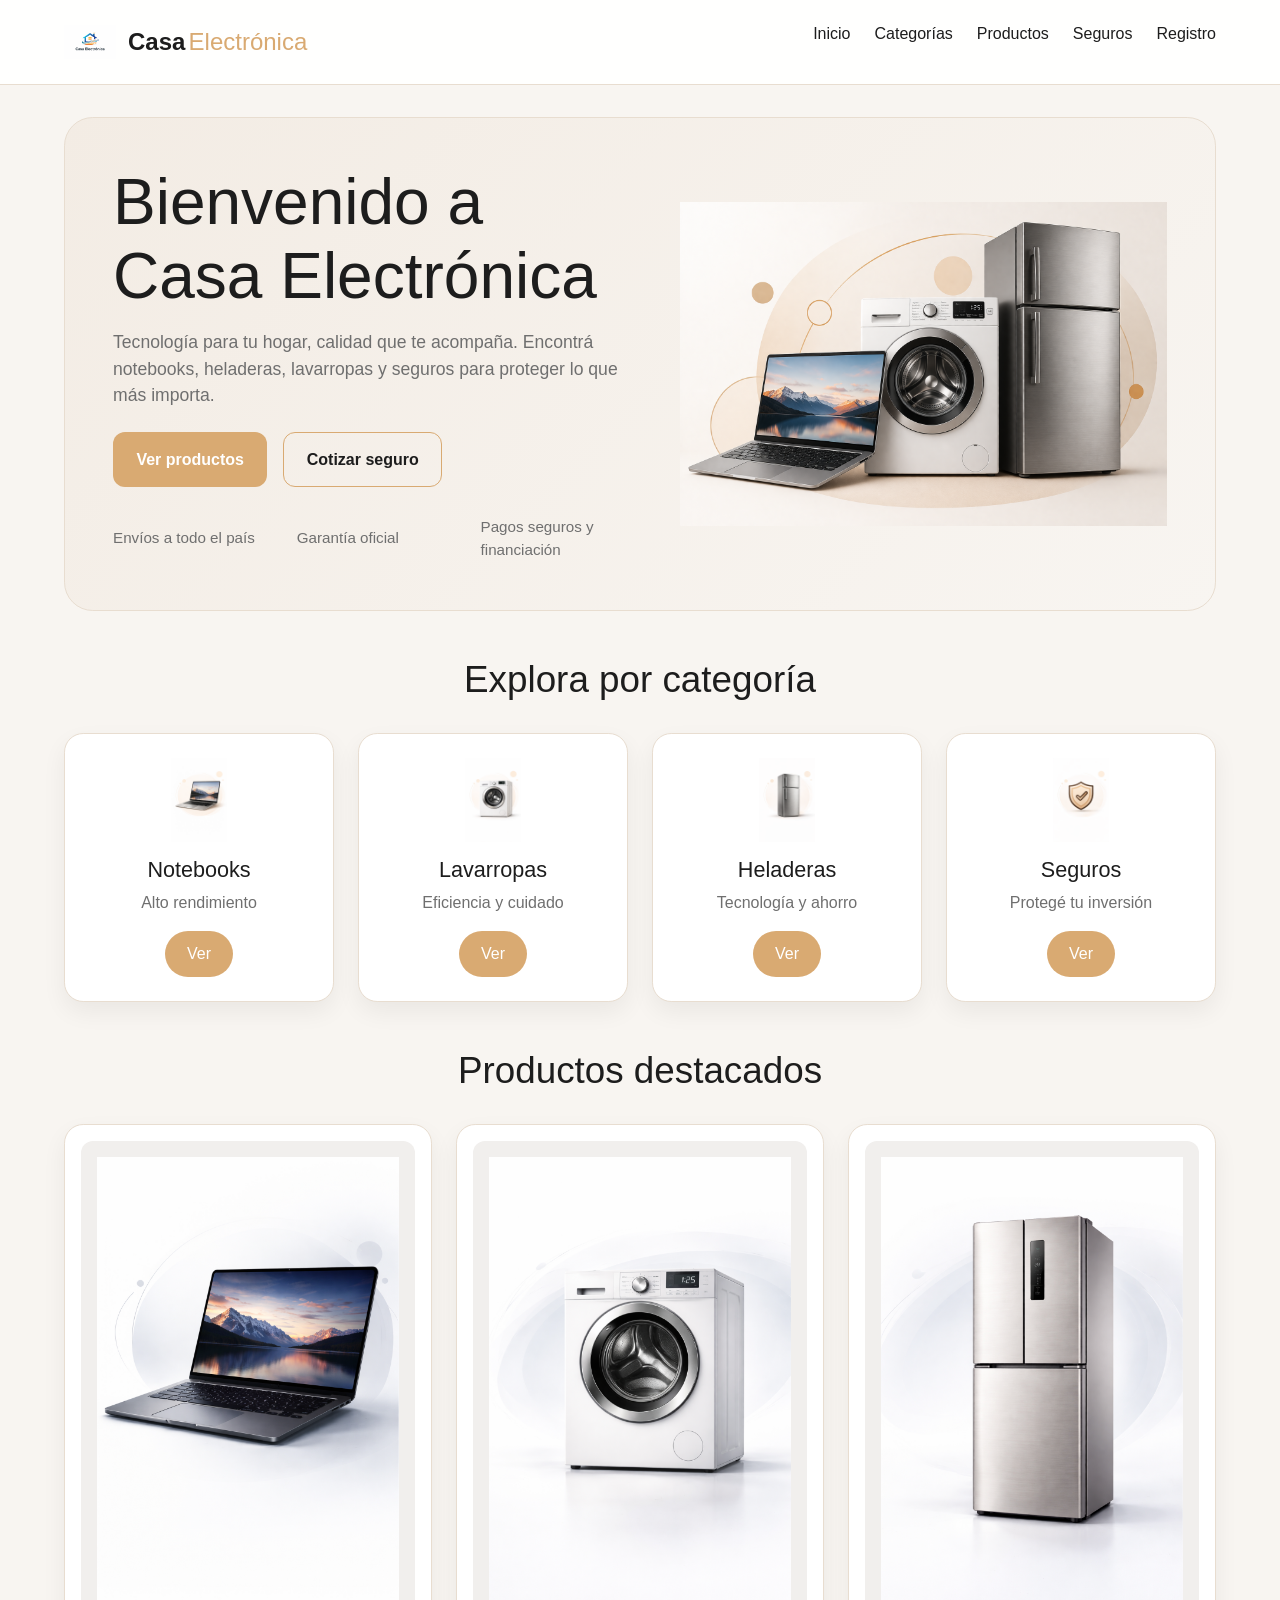
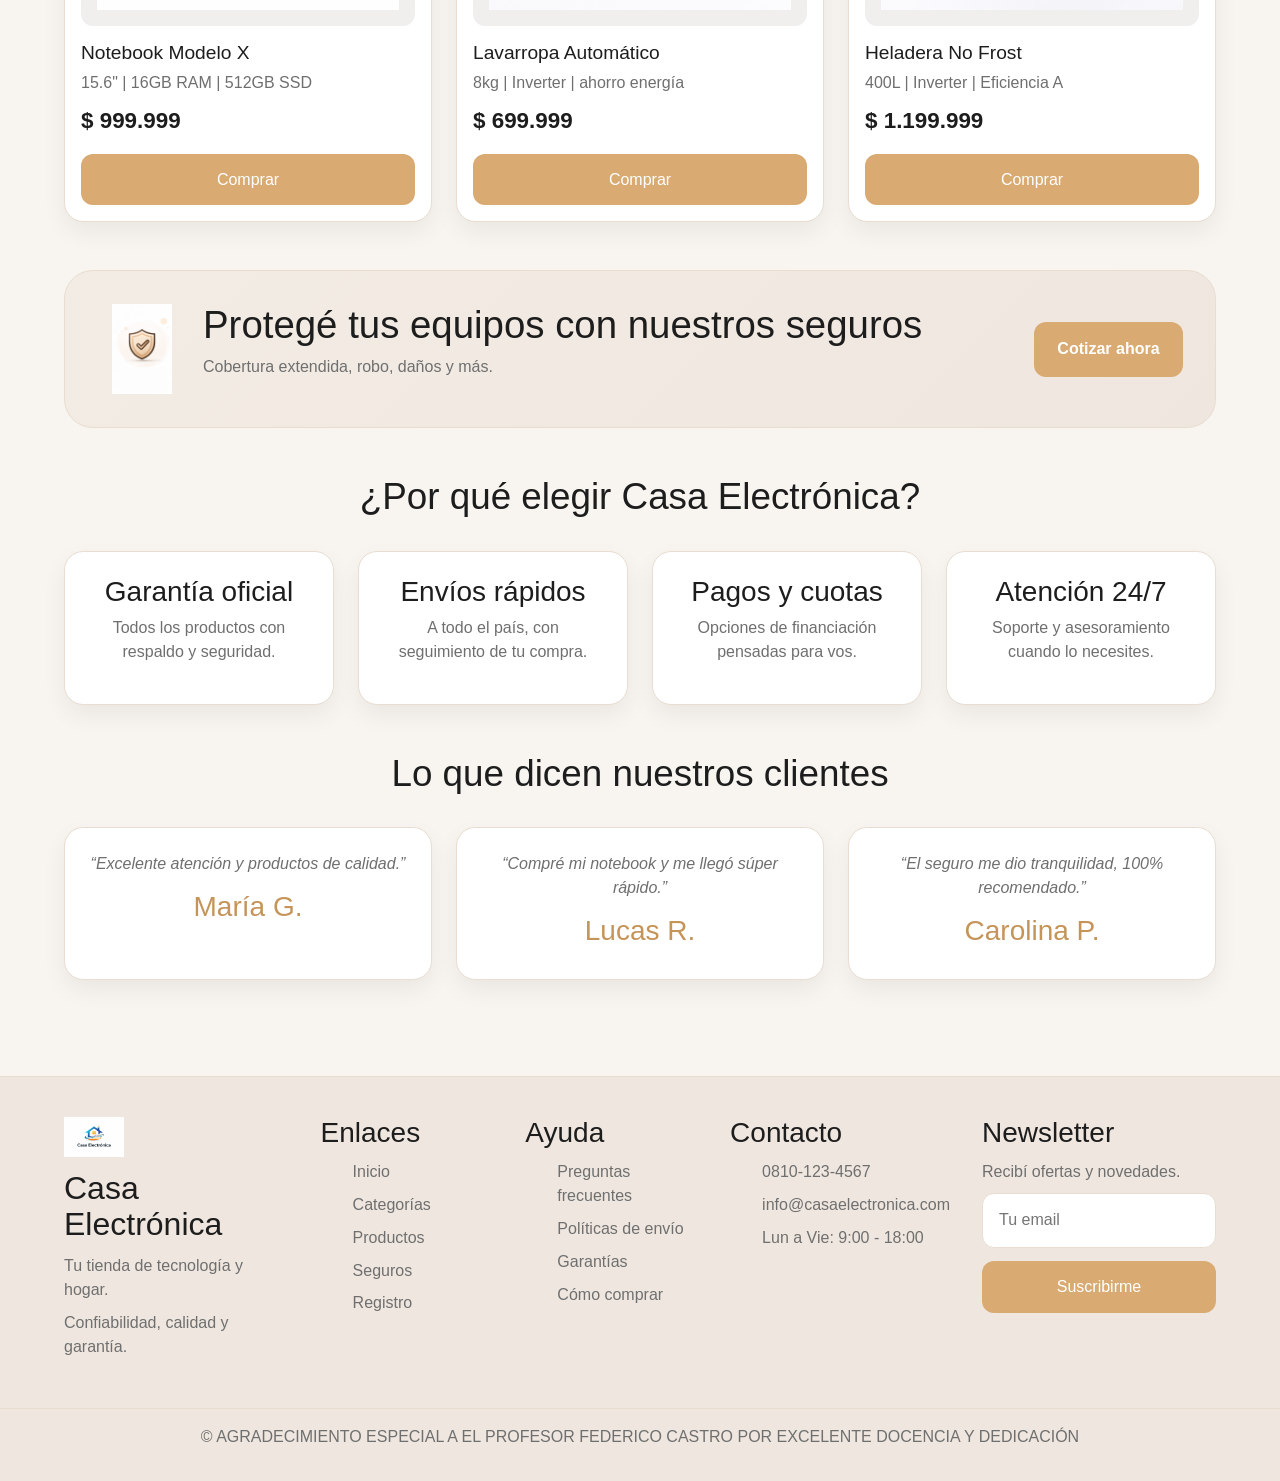
<file: index.html>
<!DOCTYPE html>
<html lang="es">
<head>
  <meta charset="UTF-8" />
  <meta name="viewport" content="width=device-width, initial-scale=1.0" />
  <meta name="description" content="Casa Electrónica: tecnología para tu hogar, electrodomésticos, notebooks y seguros." />
  <title>Casa Electrónica | Inicio</title>
  <link rel="icon" href="./imagenes/favicon.png" type="image/png" />
  <link href="https://cdn.jsdelivr.net/npm/bootstrap@5.3.3/dist/css/bootstrap.min.css" rel="stylesheet" />
  <link rel="stylesheet" href="./styles.css" />
</head>
<body>

  <header class="site-header">
    <div class="site-header__container">
      <a href="./index.html" class="site-header__brand">
        <img src="./imagenes/logocasaelectro.png" alt="Logo de Casa Electrónica" class="site-header__logo" />
        <div class="site-header__brand-text">
          <span class="site-header__title">Casa</span>
          <span class="site-header__title site-header__title--accent">Electrónica</span>
        </div>
      </a>

      <nav class="site-header__nav" aria-label="Menú principal">
        <ul class="site-header__menu">
          <li><a href="./index.html" class="site-header__link">Inicio</a></li>
          <li><a href="./pages/categorias.html" class="site-header__link">Categorías</a></li>
          <li><a href="./pages/productos.html" class="site-header__link">Productos</a></li>
          <li><a href="./pages/seguros.html" class="site-header__link">Seguros</a></li>
          <li><a href="./pages/registro.html" class="site-header__link">Registro</a></li>
        </ul>
      </nav>
    </div>
  </header>

  <main class="page-main">
    <section class="hero">
      <div class="hero__container">
        <div class="hero__content">
          <h1>Bienvenido a Casa Electrónica</h1>
          <p>Tecnología para tu hogar, calidad que te acompaña. Encontrá notebooks, heladeras, lavarropas y seguros para proteger lo que más importa.</p>

          <div class="hero__actions">
            <a href="./pages/productos.html" class="btn-primary-custom">Ver productos</a>
            <a href="./pages/seguros.html" class="btn-secondary-custom">Cotizar seguro</a>
          </div>

          <div class="hero__benefits">
            <div class="hero__benefit">Envíos a todo el país</div>
            <div class="hero__benefit">Garantía oficial</div>
            <div class="hero__benefit">Pagos seguros y financiación</div>
          </div>
        </div>

        <div class="hero__image">
          <img src="./imagenes/heroimagen.png" alt="Electrodomésticos y notebook destacados" />
        </div>
      </div>
    </section>

    <section class="home-section">
      <div class="home-section__title">
        <h2>Explora por categoría</h2>
      </div>

      <div class="categories__grid">
        <article class="category-card">
          <img src="./imagenes/notebookcategoria.png" alt="Ícono de notebooks" />
          <h3>Notebooks</h3>
          <p>Alto rendimiento</p>
          <a href="./pages/productos.html">Ver</a>
        </article>

        <article class="category-card">
          <img src="./imagenes/lavarropacategoria.png" alt="Ícono de lavarropas" />
          <h3>Lavarropas</h3>
          <p>Eficiencia y cuidado</p>
          <a href="./pages/productos.html">Ver</a>
        </article>

        <article class="category-card">
          <img src="./imagenes/heladeracategoria.png" alt="Ícono de heladeras" />
          <h3>Heladeras</h3>
          <p>Tecnología y ahorro</p>
          <a href="./pages/productos.html">Ver</a>
        </article>

        <article class="category-card">
          <img src="./imagenes/seguro categoria.png" alt="Ícono de seguros" />
          <h3>Seguros</h3>
          <p>Protegé tu inversión</p>
          <a href="./pages/seguros.html">Ver</a>
        </article>
      </div>
    </section>

    <section class="home-section">
      <div class="home-section__title">
        <h2>Productos destacados</h2>
      </div>

      <div class="products__grid">
        <article class="product-card">
          <div class="product-card__image">
            <img src="./imagenes/notebookx.png" alt="Notebook destacada" />
          </div>
          <h3>Notebook Modelo X</h3>
          <p>15.6" | 16GB RAM | 512GB SSD</p>
          <span>$ 999.999</span>
          <a href="./pages/registro.html">Comprar</a>
        </article>

        <article class="product-card">
          <div class="product-card__image">
            <img src="./imagenes/lavarropaprincipal.png" alt="Lavarropa destacado" />
          </div>
          <h3>Lavarropa Automático</h3>
          <p>8kg | Inverter | ahorro energía</p>
          <span>$ 699.999</span>
          <a href="./pages/registro.html">Comprar</a>
        </article>

        <article class="product-card">
          <div class="product-card__image">
            <img src="./imagenes/heladeraprincipal.png" alt="Heladera destacada" />
          </div>
          <h3>Heladera No Frost</h3>
          <p>400L | Inverter | Eficiencia A</p>
          <span>$ 1.199.999</span>
          <a href="./pages/registro.html">Comprar</a>
        </article>
      </div>
    </section>

    <section class="insurance-banner">
      <div class="insurance-banner__container">
        <div class="insurance-banner__left">
          <img src="./imagenes/seguro categoria.png" alt="Escudo de protección" />
          <div>
            <h2>Protegé tus equipos con nuestros seguros</h2>
            <p>Cobertura extendida, robo, daños y más.</p>
          </div>
        </div>

        <div class="insurance-banner__right">
          <a href="./pages/seguros.html" class="btn-primary-custom">Cotizar ahora</a>
        </div>
      </div>
    </section>

    <section class="info-section">
      <div class="home-section__title">
        <h2>¿Por qué elegir Casa Electrónica?</h2>
      </div>

      <div class="info-grid">
        <article class="info-card">
          <h3>Garantía oficial</h3>
          <p>Todos los productos con respaldo y seguridad.</p>
        </article>

        <article class="info-card">
          <h3>Envíos rápidos</h3>
          <p>A todo el país, con seguimiento de tu compra.</p>
        </article>

        <article class="info-card">
          <h3>Pagos y cuotas</h3>
          <p>Opciones de financiación pensadas para vos.</p>
        </article>

        <article class="info-card">
          <h3>Atención 24/7</h3>
          <p>Soporte y asesoramiento cuando lo necesites.</p>
        </article>
      </div>
    </section>

    <section class="testimonials-section">
      <div class="home-section__title">
        <h2>Lo que dicen nuestros clientes</h2>
      </div>

      <div class="testimonials-grid">
        <article class="testimonial-card">
          <p>“Excelente atención y productos de calidad.”</p>
          <h3>María G.</h3>
        </article>

        <article class="testimonial-card">
          <p>“Compré mi notebook y me llegó súper rápido.”</p>
          <h3>Lucas R.</h3>
        </article>

        <article class="testimonial-card">
          <p>“El seguro me dio tranquilidad, 100% recomendado.”</p>
          <h3>Carolina P.</h3>
        </article>
      </div>
    </section>
  </main>

  <footer class="site-footer">
    <div class="site-footer__container">
      <div class="site-footer__brand">
        <img src="./imagenes/logocasaelectro.png" alt="Logo de Casa Electrónica" />
        <h2>Casa Electrónica</h2>
        <p>Tu tienda de tecnología y hogar.</p>
        <p>Confiabilidad, calidad y garantía.</p>
      </div>

      <div class="site-footer__column">
        <h3>Enlaces</h3>
        <ul>
          <li><a href="./index.html">Inicio</a></li>
          <li><a href="./pages/categorias.html">Categorías</a></li>
          <li><a href="./pages/productos.html">Productos</a></li>
          <li><a href="./pages/seguros.html">Seguros</a></li>
          <li><a href="./pages/registro.html">Registro</a></li>
        </ul>
      </div>

      <div class="site-footer__column">
        <h3>Ayuda</h3>
        <ul>
          <li><a href="#">Preguntas frecuentes</a></li>
          <li><a href="#">Políticas de envío</a></li>
          <li><a href="#">Garantías</a></li>
          <li><a href="#">Cómo comprar</a></li>
        </ul>
      </div>

      <div class="site-footer__column">
        <h3>Contacto</h3>
        <ul>
          <li>0810-123-4567</li>
          <li>info@casaelectronica.com</li>
          <li>Lun a Vie: 9:00 - 18:00</li>
        </ul>
      </div>

      <div class="site-footer__newsletter">
        <h3>Newsletter</h3>
        <p>Recibí ofertas y novedades.</p>
        <form>
          <input type="email" placeholder="Tu email" />
          <button type="submit">Suscribirme</button>
        </form>
      </div>
    </div>

    <div class="site-footer__bottom">
      <p>© AGRADECIMIENTO ESPECIAL A EL PROFESOR FEDERICO CASTRO POR EXCELENTE DOCENCIA Y DEDICACIÓN</p>
    </div>
  </footer>

</body>
</html>
</file>
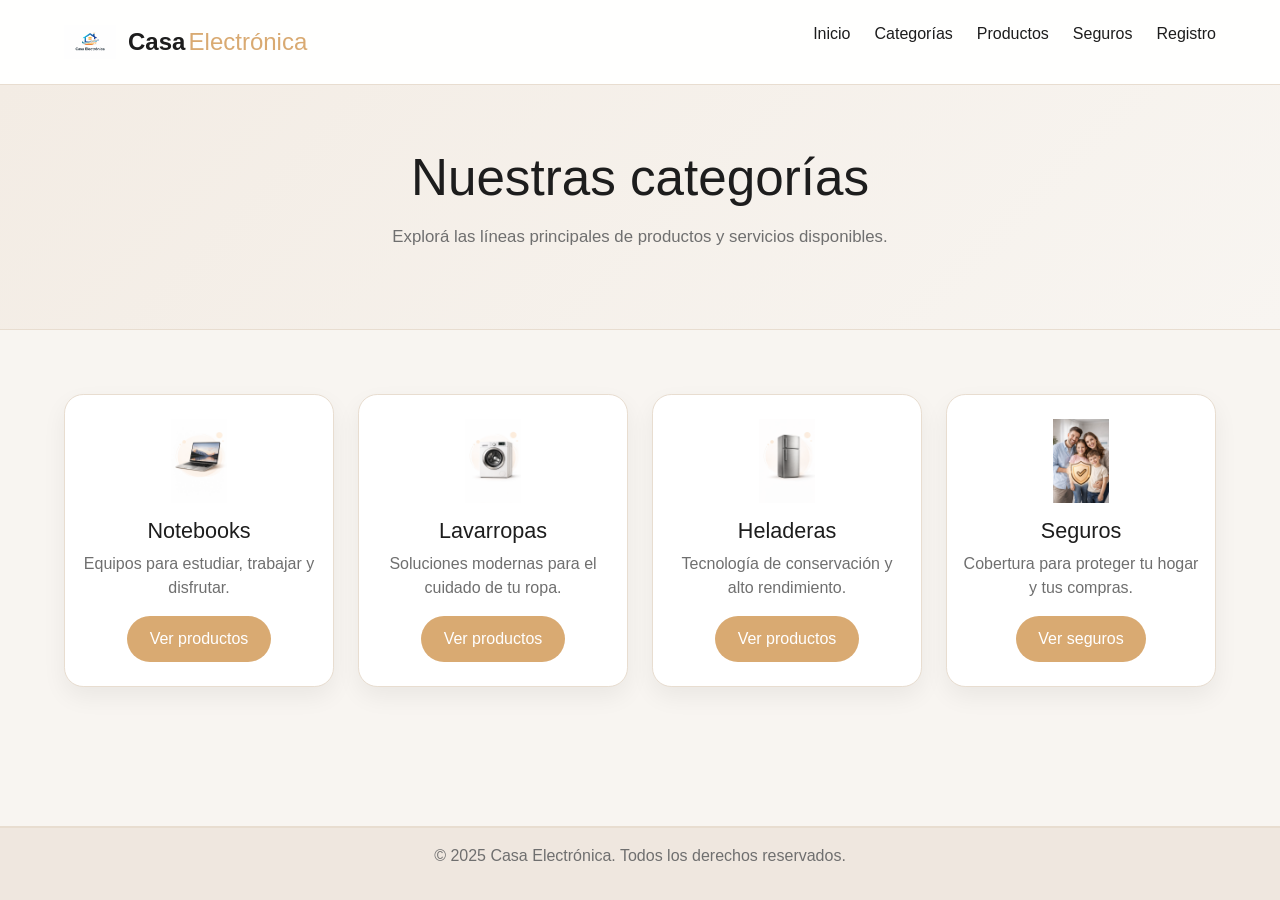
<file: pages/categorias.html>
<!DOCTYPE html>
<html lang="es">
<head>
  <meta charset="UTF-8" />
  <meta name="viewport" content="width=device-width, initial-scale=1.0" />
  <meta name="description" content="Conocé las categorías principales de Casa Electrónica: notebooks, lavarropas, heladeras y seguros." />
  <title>Casa Electrónica | Categorías</title>
  <link rel="icon" href="../imagenes/favicon.png" type="image/png" />
  <link href="https://cdn.jsdelivr.net/npm/bootstrap@5.3.3/dist/css/bootstrap.min.css" rel="stylesheet" />
  <link rel="stylesheet" href="../styles.css" />
</head>
<body>

  <header class="site-header">
    <div class="site-header__container">
      <a href="../index.html" class="site-header__brand">
        <img src="../imagenes/logocasaelectro.png" alt="Logo de Casa Electrónica" class="site-header__logo" />
        <div class="site-header__brand-text">
          <span class="site-header__title">Casa</span>
          <span class="site-header__title site-header__title--accent">Electrónica</span>
        </div>
      </a>

      <nav class="site-header__nav" aria-label="Menú principal">
        <ul class="site-header__menu">
          <li><a href="../index.html" class="site-header__link">Inicio</a></li>
          <li><a href="./categorias.html" class="site-header__link">Categorías</a></li>
          <li><a href="./productos.html" class="site-header__link">Productos</a></li>
          <li><a href="./seguros.html" class="site-header__link">Seguros</a></li>
          <li><a href="./registro.html" class="site-header__link">Registro</a></li>
        </ul>
      </nav>
    </div>
  </header>

  <main class="page-main">
    <section class="page-hero">
      <div class="page-hero__container">
        <h1>Nuestras categorías</h1>
        <p>Explorá las líneas principales de productos y servicios disponibles.</p>
      </div>
    </section>

    <section class="categories section-space">
      <div class="categories__grid">
        <article class="category-card">
          <img src="../imagenes/notebookcategoria.png" alt="Ícono de notebooks" />
          <h3>Notebooks</h3>
          <p>Equipos para estudiar, trabajar y disfrutar.</p>
          <a href="./productos.html">Ver productos</a>
        </article>

        <article class="category-card">
          <img src="../imagenes/lavarropacategoria.png" alt="Ícono de lavarropas" />
          <h3>Lavarropas</h3>
          <p>Soluciones modernas para el cuidado de tu ropa.</p>
          <a href="./productos.html">Ver productos</a>
        </article>

        <article class="category-card">
          <img src="../imagenes/heladeracategoria.png" alt="Ícono de heladeras" />
          <h3>Heladeras</h3>
          <p>Tecnología de conservación y alto rendimiento.</p>
          <a href="./productos.html">Ver productos</a>
        </article>

        <article class="category-card">
          <img src="../imagenes/familiaasegurada.png" alt="Ícono de seguros" />
          <h3>Seguros</h3>
          <p>Cobertura para proteger tu hogar y tus compras.</p>
          <a href="./seguros.html">Ver seguros</a>
        </article>
      </div>
    </section>
  </main>

  <footer class="site-footer">
    <div class="site-footer__bottom">
      <p>© 2025 Casa Electrónica. Todos los derechos reservados.</p>
    </div>
  </footer>

</body>
</html>
</file>
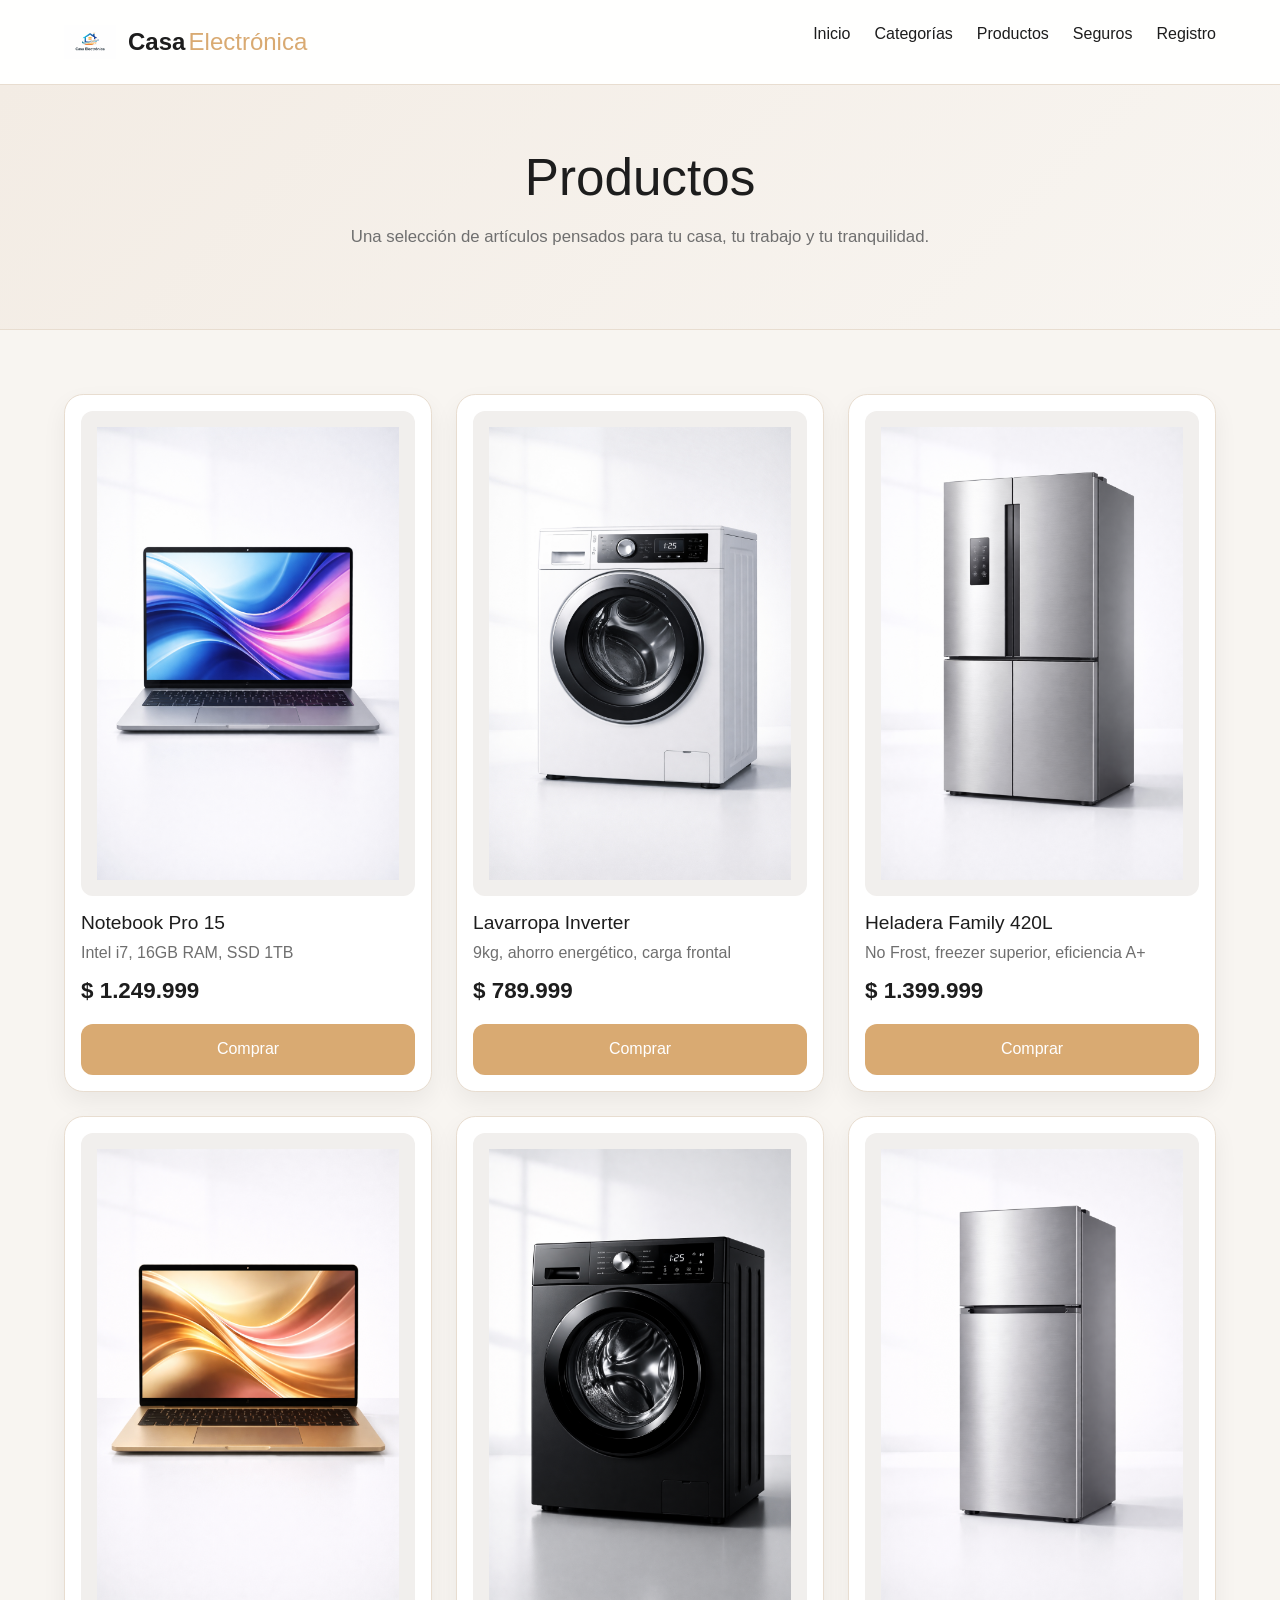
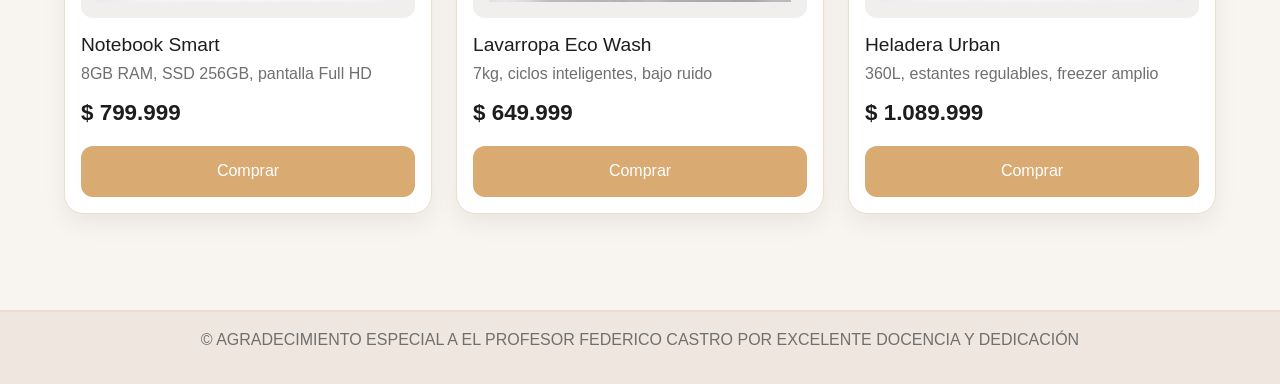
<file: pages/productos.html>
<!DOCTYPE html>
<html lang="es">
<head>
  <meta charset="UTF-8" />
  <meta name="viewport" content="width=device-width, initial-scale=1.0" />
  <meta name="description" content="Descubrí los productos destacados de Casa Electrónica: notebooks, lavarropas y heladeras." />
  <title>Casa Electrónica | Productos</title>
  <link rel="icon" href="../imagenes/favicon.png" type="image/png" />
  <link href="https://cdn.jsdelivr.net/npm/bootstrap@5.3.3/dist/css/bootstrap.min.css" rel="stylesheet" />
  <link rel="stylesheet" href="../styles.css" />
</head>
<body>

  <header class="site-header">
    <div class="site-header__container">
      <a href="../index.html" class="site-header__brand">
        <img src="../imagenes/logocasaelectro.png" alt="Logo de Casa Electrónica" class="site-header__logo" />
        <div class="site-header__brand-text">
          <span class="site-header__title">Casa</span>
          <span class="site-header__title site-header__title--accent">Electrónica</span>
        </div>
      </a>

      <nav class="site-header__nav" aria-label="Menú principal">
        <ul class="site-header__menu">
          <li><a href="../index.html" class="site-header__link">Inicio</a></li>
          <li><a href="./categorias.html" class="site-header__link">Categorías</a></li>
          <li><a href="./productos.html" class="site-header__link">Productos</a></li>
          <li><a href="./seguros.html" class="site-header__link">Seguros</a></li>
          <li><a href="./registro.html" class="site-header__link">Registro</a></li>
        </ul>
      </nav>
    </div>
  </header>

  <main class="page-main">
    <section class="page-hero">
      <div class="page-hero__container">
        <h1>Productos</h1>
        <p>Una selección de artículos pensados para tu casa, tu trabajo y tu tranquilidad.</p>
      </div>
    </section>

    <section class="products section-space">
      <div class="products__grid">
        <article class="product-card">
          <div class="product-card__image">
            <img src="../imagenes/notebookuno.png" alt="Notebook de alto rendimiento" />
          </div>
          <h3>Notebook Pro 15</h3>
          <p>Intel i7, 16GB RAM, SSD 1TB</p>
          <span>$ 1.249.999</span>
          <a href="./registro.html">Comprar</a>
        </article>

        <article class="product-card">
          <div class="product-card__image">
            <img src="../imagenes/lavarropauno.png" alt="Lavarropa automático de carga frontal" />
          </div>
          <h3>Lavarropa Inverter</h3>
          <p>9kg, ahorro energético, carga frontal</p>
          <span>$ 789.999</span>
          <a href="./registro.html">Comprar</a>
        </article>

        <article class="product-card">
          <div class="product-card__image">
            <img src="../imagenes/heladerauno.png" alt="Heladera inverter No Frost" />
          </div>
          <h3>Heladera Family 420L</h3>
          <p>No Frost, freezer superior, eficiencia A+</p>
          <span>$ 1.399.999</span>
          <a href="./registro.html">Comprar</a>
        </article>

        <article class="product-card">
          <div class="product-card__image">
            <img src="../imagenes/notebookdos.png" alt="Notebook para trabajo y estudio" />
          </div>
          <h3>Notebook Smart</h3>
          <p>8GB RAM, SSD 256GB, pantalla Full HD</p>
          <span>$ 799.999</span>
          <a href="./registro.html">Comprar</a>
        </article>

        <article class="product-card">
          <div class="product-card__image">
            <img src="../imagenes/lavarropados.png" alt="Lavarropa automático silencioso" />
          </div>
          <h3>Lavarropa Eco Wash</h3>
          <p>7kg, ciclos inteligentes, bajo ruido</p>
          <span>$ 649.999</span>
          <a href="./registro.html">Comprar</a>
        </article>

        <article class="product-card">
          <div class="product-card__image">
            <img src="../imagenes/heladerados.png" alt="Heladera moderna para hogar" />
          </div>
          <h3>Heladera Urban</h3>
          <p>360L, estantes regulables, freezer amplio</p>
          <span>$ 1.089.999</span>
          <a href="./registro.html">Comprar</a>
        </article>
      </div>
    </section>
  </main>

  <footer class="site-footer">
    <div class="site-footer__bottom">
      <p>© AGRADECIMIENTO ESPECIAL A EL PROFESOR FEDERICO CASTRO POR EXCELENTE DOCENCIA Y DEDICACIÓN</p>
    </div>
  </footer>

</body>
</html>
</file>
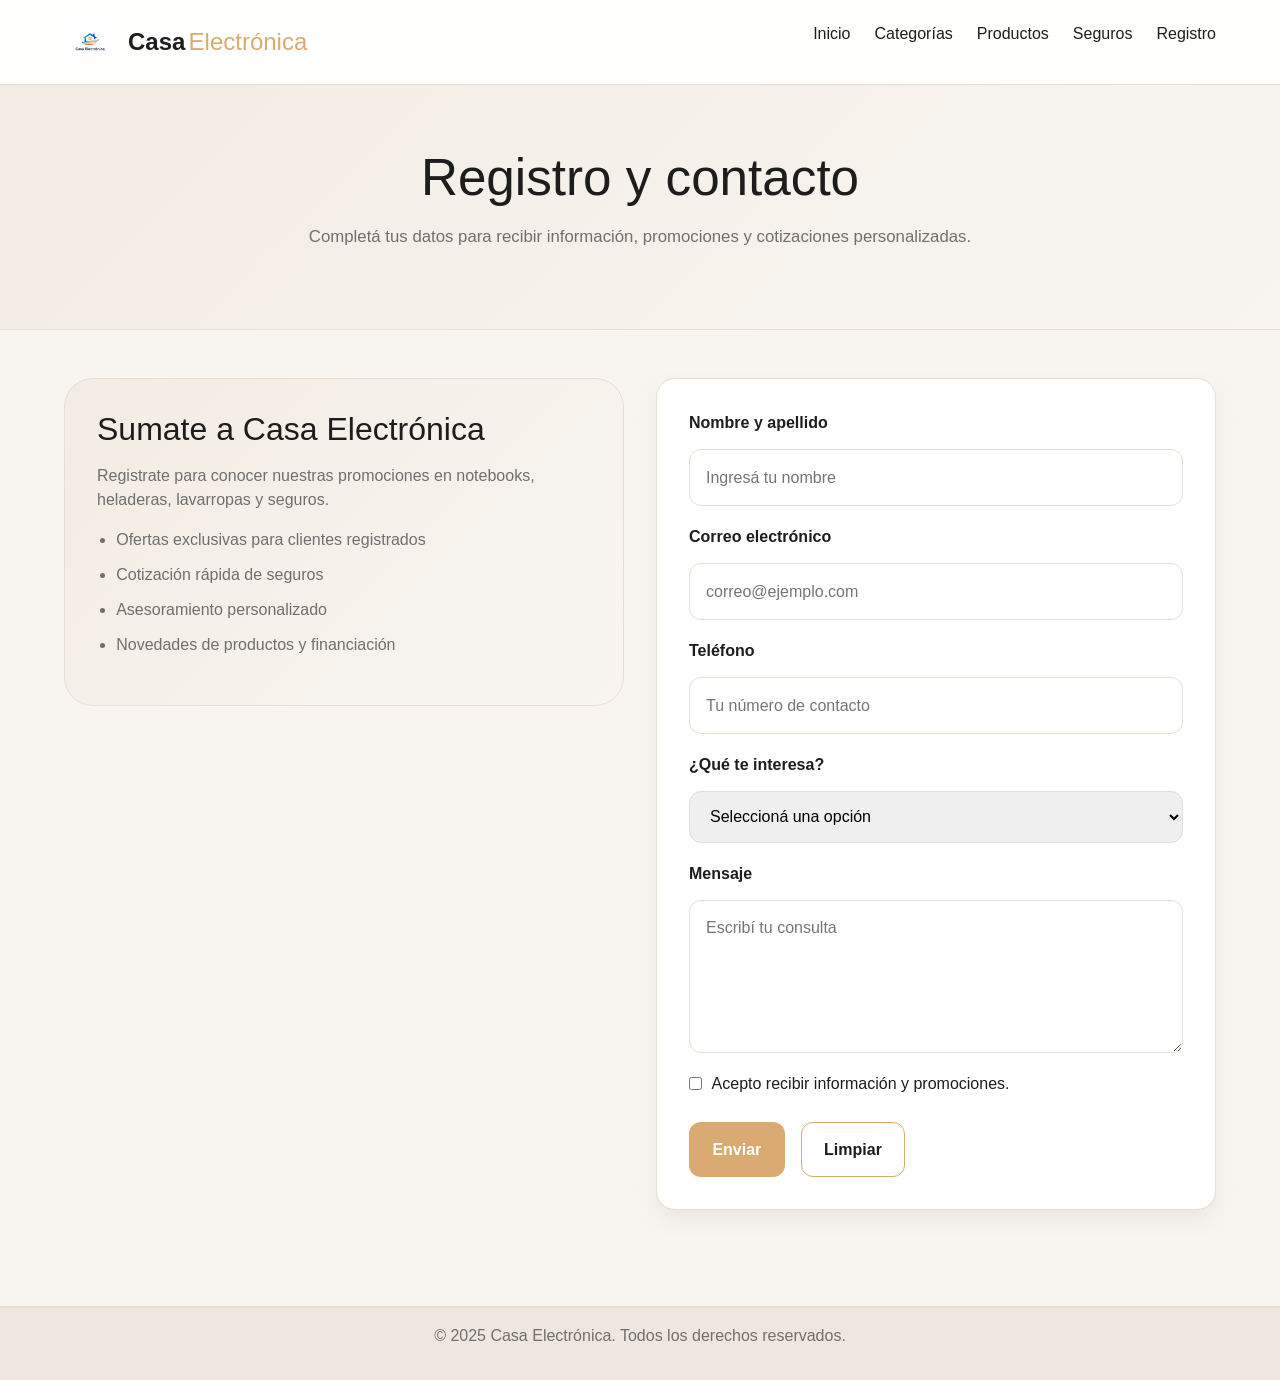
<file: pages/registro.html>
<!DOCTYPE html>
<html lang="es">
<head>
  <meta charset="UTF-8" />
  <meta name="viewport" content="width=device-width, initial-scale=1.0" />
  <meta name="description" content="Registrate en Casa Electrónica para recibir asesoramiento, promociones y cotizaciones." />
  <title>Casa Electrónica | Registro</title>
  <link rel="icon" href="../imagenes/favicon.png" type="image/png" />
  <link href="https://cdn.jsdelivr.net/npm/bootstrap@5.3.3/dist/css/bootstrap.min.css" rel="stylesheet" />
  <link rel="stylesheet" href="../styles.css" />
</head>
<body>

  <header class="site-header">
    <div class="site-header__container">
      <a href="../index.html" class="site-header__brand">
        <img src="../imagenes/logocasaelectro.png" alt="Logo de Casa Electrónica" class="site-header__logo" />
        <div class="site-header__brand-text">
          <span class="site-header__title">Casa</span>
          <span class="site-header__title site-header__title--accent">Electrónica</span>
        </div>
      </a>

      <nav class="site-header__nav" aria-label="Menú principal">
        <ul class="site-header__menu">
          <li><a href="../index.html" class="site-header__link">Inicio</a></li>
          <li><a href="./categorias.html" class="site-header__link">Categorías</a></li>
          <li><a href="./productos.html" class="site-header__link">Productos</a></li>
          <li><a href="./seguros.html" class="site-header__link">Seguros</a></li>
          <li><a href="./registro.html" class="site-header__link">Registro</a></li>
        </ul>
      </nav>
    </div>
  </header>

  <main class="page-main">
    <section class="page-hero">
      <div class="page-hero__container">
        <h1>Registro y contacto</h1>
        <p>Completá tus datos para recibir información, promociones y cotizaciones personalizadas.</p>
      </div>
    </section>

    <section class="register-page">
      <div class="register-page__wrapper">
        <article class="register-page__info">
          <h2>Sumate a Casa Electrónica</h2>
          <p>Registrate para conocer nuestras promociones en notebooks, heladeras, lavarropas y seguros.</p>
          <ul>
            <li>Ofertas exclusivas para clientes registrados</li>
            <li>Cotización rápida de seguros</li>
            <li>Asesoramiento personalizado</li>
            <li>Novedades de productos y financiación</li>
          </ul>
        </article>

        <form class="register-form">
          <div class="register-form__group">
            <label for="nombre">Nombre y apellido</label>
            <input type="text" id="nombre" name="nombre" placeholder="Ingresá tu nombre" required />
          </div>

          <div class="register-form__group">
            <label for="email">Correo electrónico</label>
            <input type="email" id="email" name="email" placeholder="correo@ejemplo.com" required />
          </div>

          <div class="register-form__group">
            <label for="telefono">Teléfono</label>
            <input type="tel" id="telefono" name="telefono" placeholder="Tu número de contacto" />
          </div>

          <div class="register-form__group">
            <label for="interes">¿Qué te interesa?</label>
            <select id="interes" name="interes">
              <option value="">Seleccioná una opción</option>
              <option value="notebooks">Notebooks</option>
              <option value="lavarropas">Lavarropas</option>
              <option value="heladeras">Heladeras</option>
              <option value="seguros">Seguros</option>
            </select>
          </div>

          <div class="register-form__group">
            <label for="mensaje">Mensaje</label>
            <textarea id="mensaje" name="mensaje" rows="5" placeholder="Escribí tu consulta"></textarea>
          </div>

          <label class="check-field">
            <input type="checkbox" name="terminos" required />
            Acepto recibir información y promociones.
          </label>

          <div class="register-form__actions">
            <button type="submit" class="btn-primary-custom">Enviar</button>
            <button type="reset" class="btn-secondary-custom">Limpiar</button>
          </div>
        </form>
      </div>
    </section>
  </main>

  <footer class="site-footer">
    <div class="site-footer__bottom">
      <p>© 2025 Casa Electrónica. Todos los derechos reservados.</p>
    </div>
  </footer>

</body>
</html>
</file>
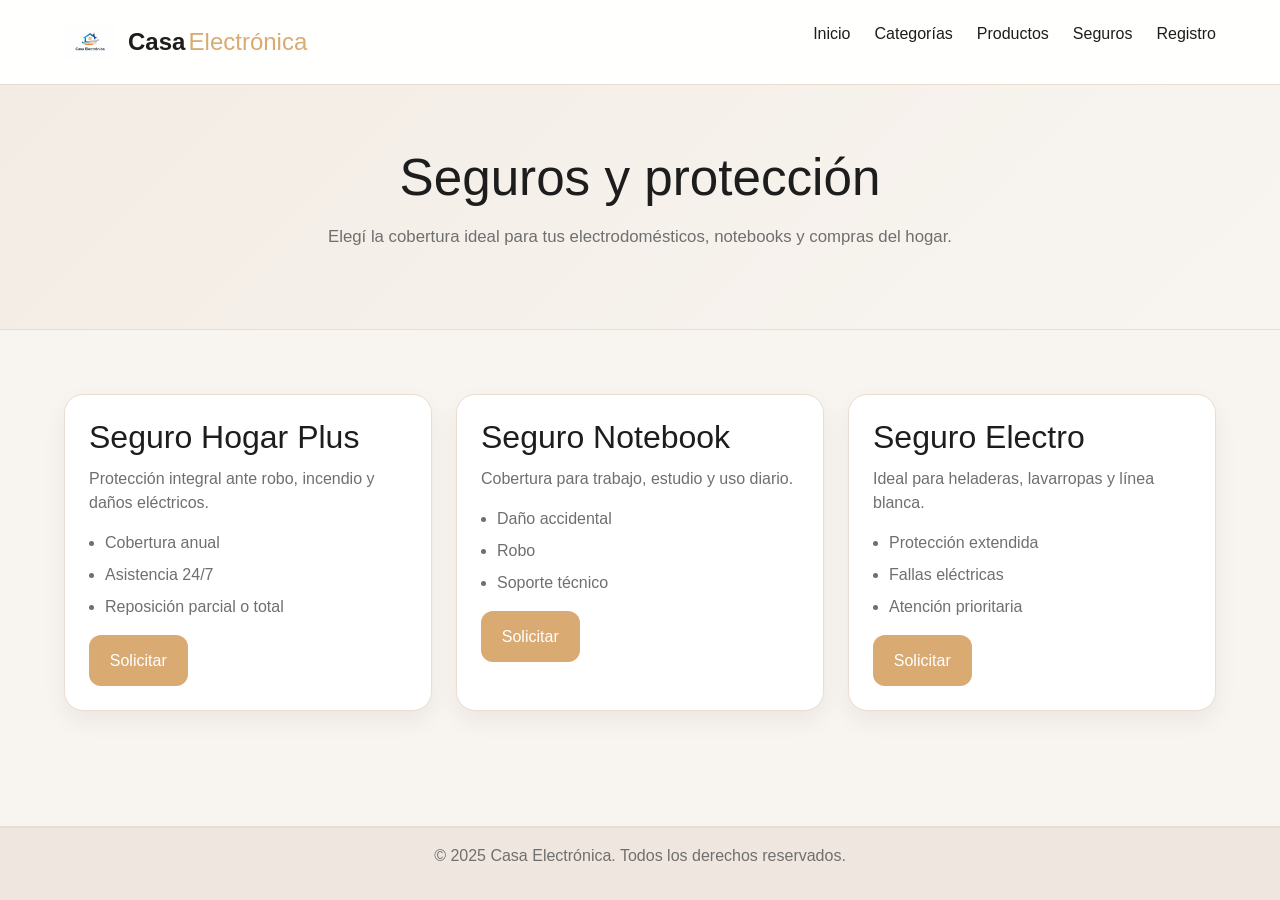
<file: pages/seguros.html>
<!DOCTYPE html>
<html lang="es">
<head>
  <meta charset="UTF-8" />
  <meta name="viewport" content="width=device-width, initial-scale=1.0" />
  <meta name="description" content="Conocé los seguros de Casa Electrónica para proteger tus equipos, compras y hogar." />
  <title>Casa Electrónica | Seguros</title>
  <link rel="icon" href="../imagenes/favicon.png" type="image/png" />
  <link href="https://cdn.jsdelivr.net/npm/bootstrap@5.3.3/dist/css/bootstrap.min.css" rel="stylesheet" />
  <link rel="stylesheet" href="../styles.css" />
</head>
<body>

  <header class="site-header">
    <div class="site-header__container">
      <a href="../index.html" class="site-header__brand">
        <img src="../imagenes/logocasaelectro.png" alt="Logo de Casa Electrónica" class="site-header__logo" />
        <div class="site-header__brand-text">
          <span class="site-header__title">Casa</span>
          <span class="site-header__title site-header__title--accent">Electrónica</span>
        </div>
      </a>

      <nav class="site-header__nav" aria-label="Menú principal">
        <ul class="site-header__menu">
          <li><a href="../index.html" class="site-header__link">Inicio</a></li>
          <li><a href="./categorias.html" class="site-header__link">Categorías</a></li>
          <li><a href="./productos.html" class="site-header__link">Productos</a></li>
          <li><a href="./seguros.html" class="site-header__link">Seguros</a></li>
          <li><a href="./registro.html" class="site-header__link">Registro</a></li>
        </ul>
      </nav>
    </div>
  </header>

  <main class="page-main">
    <section class="page-hero">
      <div class="page-hero__container">
        <h1>Seguros y protección</h1>
        <p>Elegí la cobertura ideal para tus electrodomésticos, notebooks y compras del hogar.</p>
      </div>
    </section>

    <section class="insurance-plans section-space">
      <div class="insurance-plans__grid">
        <article class="insurance-card">
          <h2>Seguro Hogar Plus</h2>
          <p>Protección integral ante robo, incendio y daños eléctricos.</p>
          <ul>
            <li>Cobertura anual</li>
            <li>Asistencia 24/7</li>
            <li>Reposición parcial o total</li>
          </ul>
          <a href="./registro.html">Solicitar</a>
        </article>

        <article class="insurance-card">
          <h2>Seguro Notebook</h2>
          <p>Cobertura para trabajo, estudio y uso diario.</p>
          <ul>
            <li>Daño accidental</li>
            <li>Robo</li>
            <li>Soporte técnico</li>
          </ul>
          <a href="./registro.html">Solicitar</a>
        </article>

        <article class="insurance-card">
          <h2>Seguro Electro</h2>
          <p>Ideal para heladeras, lavarropas y línea blanca.</p>
          <ul>
            <li>Protección extendida</li>
            <li>Fallas eléctricas</li>
            <li>Atención prioritaria</li>
          </ul>
          <a href="./registro.html">Solicitar</a>
        </article>
      </div>
    </section>
  </main>

  <footer class="site-footer">
    <div class="site-footer__bottom">
      <p>© 2025 Casa Electrónica. Todos los derechos reservados.</p>
    </div>
  </footer>

</body>
</html>
</file>
<file: styles.css>
*,
*::before,
*::after {
  box-sizing: border-box;
  margin: 0;
  padding: 0;
}

html {
  font-size: 16px;
  scroll-behavior: smooth;
}

body {
  font-family: Arial, Helvetica, sans-serif;
  background-color: #f8f5f1;
  color: #1d1d1d;
  line-height: 1.5;
  min-height: 100vh;
  display: flex;
  flex-direction: column;
  overflow-x: hidden;
}

main {
  flex: 1;
}

img {
  max-width: 100%;
  display: block;
}

ul {
  list-style: none;
}

a {
  text-decoration: none;
  color: inherit;
}

button,
input,
textarea,
select {
  font: inherit;
}

h1,
h2,
h3 {
  line-height: 1.15;
  color: #1d1d1d;
}

p {
  color: #6f6f6f;
}

.category-card,
.product-card,
.info-card,
.testimonial-card,
.insurance-card {
  transition: transform 0.3s ease, box-shadow 0.3s ease;
}
.category-card:hover,
.product-card:hover,
.info-card:hover,
.testimonial-card:hover,
.insurance-card:hover {
  transform: translateY(-6px);
  box-shadow: 0 16px 30px rgba(0, 0, 0, 0.08);
}

.btn-primary-custom {
  display: inline-block;
  padding: 0.9rem 1.4rem;
  border-radius: 0.75rem;
  font-weight: 700;
  text-align: center;
  transition: 0.3s ease;
  border: 1px solid transparent;
  background-color: #d9aa72;
  color: #ffffff;
}
.btn-primary-custom:hover {
  background-color: #c59459;
  transform: translateY(-2px);
}

.btn-secondary-custom {
  display: inline-block;
  padding: 0.9rem 1.4rem;
  border-radius: 0.75rem;
  font-weight: 700;
  text-align: center;
  transition: 0.3s ease;
  border: 1px solid transparent;
  background-color: transparent;
  border-color: #d9aa72;
  color: #1d1d1d;
}
.btn-secondary-custom:hover {
  background-color: rgba(217, 170, 114, 0.12);
}

.category-card,
.product-card,
.info-card,
.testimonial-card,
.insurance-card {
  background-color: #ffffff;
  border: 1px solid #e8ddd0;
  border-radius: 1.2rem;
  box-shadow: 0 10px 25px rgba(0, 0, 0, 0.06);
}

.category-card {
  padding: 1.5rem 1rem;
  text-align: center;
}
.category-card img {
  width: 84px;
  height: 84px;
  object-fit: contain;
  margin: 0 auto 1rem;
}
.category-card h3 {
  margin-bottom: 0.5rem;
  font-size: 1.35rem;
}
.category-card p {
  margin-bottom: 1rem;
}
.category-card a {
  display: inline-block;
  background-color: #d9aa72;
  color: #ffffff;
  padding: 0.7rem 1.4rem;
  border-radius: 999px;
}
.category-card a:hover {
  background-color: #c59459;
}

.product-card {
  padding: 1rem;
}
.product-card__image {
  background-color: #f1efed;
  border-radius: 0.75rem;
  padding: 1rem;
  margin-bottom: 1rem;
  min-height: 210px;
  display: grid;
  place-items: center;
}
.product-card h3 {
  margin-bottom: 0.4rem;
  font-size: 1.2rem;
}
.product-card p {
  margin-bottom: 0.6rem;
}
.product-card span {
  display: block;
  margin-bottom: 1rem;
  font-size: 1.4rem;
  font-weight: 800;
  color: #1d1d1d;
}
.product-card a {
  display: inline-block;
  width: 100%;
  text-align: center;
  background-color: #d9aa72;
  color: #ffffff;
  padding: 0.85rem 1rem;
  border-radius: 0.75rem;
}
.product-card a:hover {
  background-color: #c59459;
}

.info-card,
.testimonial-card,
.insurance-card {
  padding: 1.5rem;
}

.info-card,
.testimonial-card {
  text-align: center;
}

.testimonial-card p {
  margin-bottom: 0.9rem;
  font-style: italic;
}
.testimonial-card h3 {
  color: #c59459;
}

.insurance-card h2 {
  margin-bottom: 0.7rem;
}
.insurance-card p {
  margin-bottom: 1rem;
}
.insurance-card ul {
  margin-bottom: 1rem;
  padding-left: 1rem;
  list-style: disc;
}
.insurance-card li {
  margin-bottom: 0.5rem;
  color: #6f6f6f;
}
.insurance-card a {
  display: inline-block;
  background-color: #d9aa72;
  color: #ffffff;
  padding: 0.85rem 1.3rem;
  border-radius: 0.75rem;
}
.insurance-card a:hover {
  background-color: #c59459;
}

.register-form {
  background-color: #ffffff;
  border: 1px solid #e8ddd0;
  border-radius: 1.2rem;
  box-shadow: 0 10px 25px rgba(0, 0, 0, 0.06);
  padding: 2rem;
  background-color: #ffffff;
}
.register-form label {
  display: block;
  font-weight: 700;
  margin-bottom: 0.45rem;
  color: #1d1d1d;
}
.register-form input,
.register-form textarea,
.register-form select {
  width: 100%;
  border: 1px solid #e8ddd0;
  border-radius: 0.75rem;
  padding: 0.95rem 1rem;
  outline: none;
  transition: border-color 0.3s ease, box-shadow 0.3s ease;
}
.register-form input:focus,
.register-form textarea:focus,
.register-form select:focus {
  border-color: #d9aa72;
  box-shadow: 0 0 0 3px rgba(217, 170, 114, 0.18);
}
.register-form textarea {
  resize: vertical;
}
.register-form .check-field {
  display: flex;
  align-items: center;
  gap: 0.6rem;
  font-weight: 400;
}
.register-form .check-field input {
  width: auto;
}

.site-header {
  background-color: rgba(255, 255, 255, 0.92);
  border-bottom: 1px solid #e8ddd0;
  position: sticky;
  top: 0;
  z-index: 100;
  backdrop-filter: blur(10px);
}
.site-header__container {
  width: min(90%, 1200px);
  margin-inline: auto;
  display: flex;
  flex-direction: column;
  gap: 1rem;
  padding: 1rem 0;
  align-items: center;
}
.site-header__brand {
  display: flex;
  align-items: center;
  gap: 0.75rem;
}
.site-header__logo {
  width: 52px;
  height: 52px;
  object-fit: contain;
}
.site-header__brand-text {
  display: flex;
  gap: 0.2rem;
  flex-wrap: wrap;
  align-items: baseline;
}
.site-header__title {
  font-size: 1.5rem;
  font-weight: 800;
}
.site-header__title--accent {
  color: #d9aa72;
  font-weight: 400;
}
.site-header__menu {
  display: flex;
  flex-direction: column;
  align-items: center;
  gap: 0.8rem;
}
.site-header__link {
  position: relative;
  font-weight: 500;
  transition: color 0.3s ease;
}
.site-header__link:hover {
  color: #c59459;
}

@media (min-width: 1024px) {
  .site-header__container {
    flex-direction: row;
    justify-content: space-between;
  }
  .site-header__menu {
    flex-direction: row;
    gap: 1.5rem;
  }
}
.site-footer {
  margin-top: 3rem;
  background-color: #efe7df;
  border-top: 1px solid #e8ddd0;
}
.site-footer__container {
  width: min(90%, 1200px);
  margin-inline: auto;
  display: grid;
  grid-template-columns: 1fr;
  gap: 2rem;
  padding: 2.5rem 0;
}
.site-footer__brand img {
  width: 60px;
  margin-bottom: 0.8rem;
}
.site-footer__brand h2, .site-footer__column h3, .site-footer__newsletter h3 {
  margin-bottom: 0.7rem;
}
.site-footer__column li, .site-footer__newsletter p, .site-footer__brand p {
  margin-bottom: 0.55rem;
  color: #6f6f6f;
}
.site-footer__column a:hover {
  color: #c59459;
}
.site-footer__newsletter form {
  display: flex;
  flex-direction: column;
  gap: 0.8rem;
}
.site-footer__newsletter input {
  padding: 0.9rem 1rem;
  border-radius: 0.75rem;
  border: 1px solid #e8ddd0;
}
.site-footer__newsletter button {
  background-color: #d9aa72;
  color: #ffffff;
  border: none;
  padding: 0.9rem 1rem;
  border-radius: 0.75rem;
  cursor: pointer;
  transition: background-color 0.3s ease;
}
.site-footer__newsletter button:hover {
  background-color: #c59459;
}
.site-footer__bottom {
  border-top: 1px solid #e8ddd0;
  text-align: center;
  padding: 1rem;
  color: #6f6f6f;
}

@media (min-width: 768px) {
  .site-footer__container {
    grid-template-columns: repeat(2, 1fr);
  }
}
@media (min-width: 1024px) {
  .site-footer__container {
    grid-template-columns: 1.3fr 1fr 1fr 1fr 1.2fr;
  }
}
.categories__grid,
.products__grid,
.insurance-plans__grid,
.info-grid,
.testimonials-grid {
  display: grid;
  gap: 1.5rem;
}

.categories__grid,
.products__grid,
.insurance-plans__grid,
.info-grid,
.testimonials-grid {
  grid-template-columns: 1fr;
}

@media (min-width: 768px) {
  .categories__grid,
  .info-grid {
    grid-template-columns: repeat(2, 1fr);
  }
  .products__grid,
  .insurance-plans__grid,
  .testimonials-grid {
    grid-template-columns: repeat(2, 1fr);
  }
}
@media (min-width: 1024px) {
  .categories__grid,
  .info-grid {
    grid-template-columns: repeat(4, 1fr);
  }
  .products__grid {
    grid-template-columns: repeat(3, 1fr);
  }
  .insurance-plans__grid {
    grid-template-columns: repeat(3, 1fr);
  }
  .testimonials-grid {
    grid-template-columns: repeat(3, 1fr);
  }
}
.page-main {
  width: 100%;
}

.section-space {
  padding: 2.8rem 0;
}

.section-title {
  font-size: clamp(1.8rem, 2.5vw, 2.5rem);
  text-align: center;
  margin-bottom: 1rem;
}

.page-hero {
  background: linear-gradient(135deg, #f3ece4 0%, #f8f5f1 100%);
  border-bottom: 1px solid #e8ddd0;
}
.page-hero__container {
  width: min(90%, 1200px);
  margin-inline: auto;
  padding: 4rem 0;
  text-align: center;
}
.page-hero h1 {
  font-size: clamp(2rem, 4vw, 3.2rem);
  margin-bottom: 1rem;
}
.page-hero p {
  max-width: 700px;
  margin-inline: auto;
  font-size: 1.05rem;
}

.section-heading {
  text-align: center;
  margin-bottom: 2rem;
}
.section-heading h2 {
  font-size: clamp(1.7rem, 3vw, 2.4rem);
  margin-bottom: 0.75rem;
}
.section-heading p {
  max-width: 700px;
  margin-inline: auto;
}

.hero {
  padding: 2rem 0 3rem;
}
.hero__container {
  width: min(90%, 1200px);
  margin-inline: auto;
  display: grid;
  grid-template-columns: 1fr;
  gap: 2rem;
  align-items: center;
  background: linear-gradient(135deg, #f3ece4 0%, #f8f5f1 100%);
  border: 1px solid #e8ddd0;
  border-radius: 1.8rem;
  padding: 2rem;
  overflow: hidden;
}
.hero__content h1 {
  font-size: clamp(2.2rem, 5vw, 4rem);
  margin-bottom: 1rem;
}
.hero__content p {
  font-size: 1.1rem;
  margin-bottom: 1.5rem;
  max-width: 560px;
}
.hero__actions {
  display: flex;
  flex-direction: column;
  gap: 1rem;
  margin-bottom: 1.8rem;
}
.hero__benefits {
  display: grid;
  grid-template-columns: 1fr;
  gap: 1rem;
}
.hero__benefit {
  display: flex;
  align-items: center;
  gap: 0.75rem;
  color: #6f6f6f;
  font-size: 0.95rem;
}
.hero__image {
  display: flex;
  justify-content: center;
  align-items: center;
}
.hero__image img {
  width: 100%;
  max-width: 520px;
  object-fit: contain;
}

.home-section {
  width: min(90%, 1200px);
  margin-inline: auto;
  padding-bottom: 3rem;
}

.home-section__title {
  text-align: center;
  margin-bottom: 2rem;
}
.home-section__title h2 {
  font-size: clamp(1.7rem, 3vw, 2.3rem);
  margin-bottom: 0.5rem;
}

.insurance-banner {
  padding-bottom: 3rem;
}
.insurance-banner__container {
  width: min(90%, 1200px);
  margin-inline: auto;
  background: linear-gradient(135deg, #f3ece4 0%, #efe7df 100%);
  border: 1px solid #e8ddd0;
  border-radius: 1.8rem;
  padding: 2rem;
  display: grid;
  grid-template-columns: 1fr;
  gap: 1.5rem;
  align-items: center;
}
.insurance-banner__left {
  display: flex;
  flex-direction: column;
  gap: 1rem;
  text-align: center;
}
.insurance-banner__left img {
  width: 90px;
  height: 90px;
  object-fit: contain;
  margin-inline: auto;
}
.insurance-banner__left h2 {
  font-size: clamp(1.8rem, 3vw, 2.6rem);
  margin-bottom: 0.5rem;
}
.insurance-banner__right {
  display: flex;
  justify-content: center;
  align-items: center;
}

.info-section,
.testimonials-section {
  width: min(90%, 1200px);
  margin-inline: auto;
  padding-bottom: 3rem;
}

@media (min-width: 768px) {
  .hero__actions {
    flex-direction: row;
    flex-wrap: wrap;
  }
  .hero__benefits {
    grid-template-columns: repeat(3, 1fr);
  }
  .insurance-banner__left {
    flex-direction: row;
    align-items: center;
    text-align: left;
  }
  .insurance-banner__left img {
    margin-inline: 0;
  }
}
@media (min-width: 1024px) {
  .hero__container {
    grid-template-columns: 1.1fr 1fr;
    padding: 3rem;
  }
  .insurance-banner__container {
    grid-template-columns: 1.5fr auto;
  }
}
.categories {
  width: min(90%, 1200px);
  margin-inline: auto;
  padding: 3rem 0;
}

.categories__grid {
  margin-top: 1rem;
}

.products {
  width: min(90%, 1200px);
  margin-inline: auto;
  padding: 3rem 0;
}

.products__grid {
  margin-top: 1rem;
}

.register-page {
  width: min(90%, 1200px);
  margin-inline: auto;
  padding: 3rem 0;
}

.register-page__wrapper {
  display: grid;
  grid-template-columns: 1fr;
  gap: 2rem;
}

.register-page__info {
  background: linear-gradient(135deg, #f3ece4 0%, #f8f5f1 100%);
  border: 1px solid #e8ddd0;
  border-radius: 1.8rem;
  padding: 2rem;
}
.register-page__info h2 {
  margin-bottom: 1rem;
  font-size: 2rem;
}
.register-page__info p {
  margin-bottom: 1rem;
}
.register-page__info ul {
  padding-left: 1.2rem;
  list-style: disc;
}
.register-page__info li {
  margin-bottom: 0.7rem;
  color: #6f6f6f;
}

.register-form {
  display: grid;
  gap: 1.2rem;
}

.register-form__group {
  display: grid;
  gap: 0.45rem;
}

.register-form__actions {
  display: flex;
  flex-direction: column;
  gap: 1rem;
}

@media (min-width: 1024px) {
  .register-page__wrapper {
    grid-template-columns: 1fr 1fr;
    align-items: start;
  }
  .register-form__actions {
    flex-direction: row;
  }
}
.insurance-plans {
  width: min(90%, 1200px);
  margin-inline: auto;
  padding: 3rem 0;
}

.insurance-plans__grid {
  margin-top: 1rem;
}

/*# sourceMappingURL=styles.css.map */
</file>
